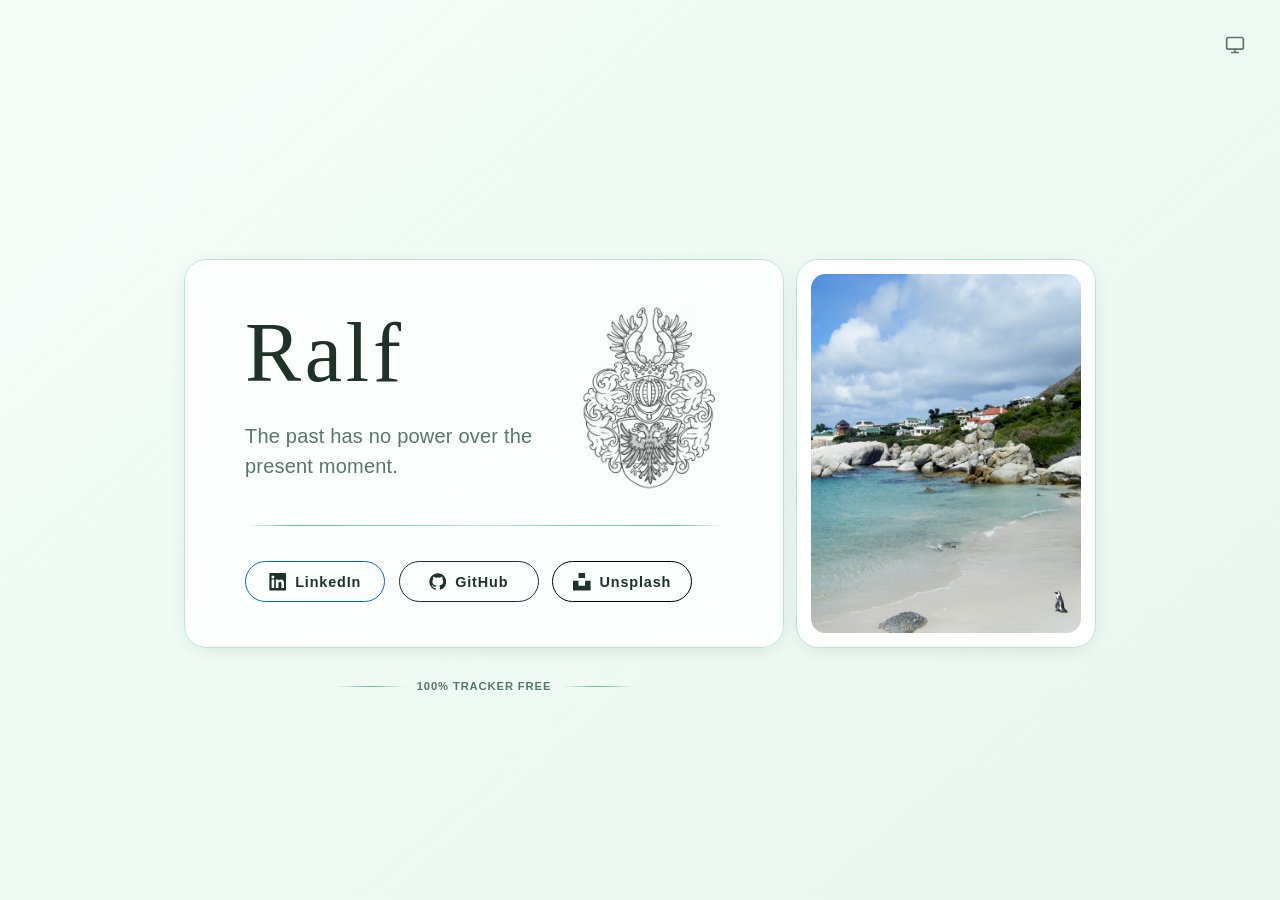
<file: docs/index.html>
<!DOCTYPE html>
<html lang="en" data-design="deco">
  <head>
    <meta charset="UTF-8" />
    <meta name="viewport" content="width=device-width, initial-scale=1" />
    <title>Ralf</title>
    <meta name="description" content="Ralf's personal website with contact info and photography" />
    <!-- Local system font stack for zero external dependencies -->
    <link rel="stylesheet" href="layout.css?v=20261002-9" />
    <link rel="stylesheet" href="themes/deco.css?v=20261002-9" />
    <link rel="icon" type="image/png" href="favicon.png" />
    <script>
      (function () {
        var stored = localStorage.getItem('theme');
        var prefersDark = window.matchMedia && window.matchMedia('(prefers-color-scheme: dark)').matches;
        var theme = (stored === 'light' || stored === 'dark') ? stored : (prefersDark ? 'dark' : 'light');
        document.documentElement.setAttribute('data-theme', theme);
      })();
    </script>
  </head>
  <body>
    <main class="site">
      <div class="profile">
      <!-- Theme Toggle Switch -->
      <div class="theme-toggle">
        <div class="theme-toggle__switch" role="group" aria-label="Theme preference">
          <button class="theme-toggle__option theme-toggle__option--active" type="button" data-theme-option="system" aria-pressed="true" aria-label="Use system theme" title="System">
            <span class="theme-toggle__icon theme-toggle__icon--system" aria-hidden="true">
              <svg viewBox="0 0 24 24" xmlns="http://www.w3.org/2000/svg">
                <rect x="2" y="3" width="20" height="14" rx="2"/>
                <path d="M8 21h8m-4-4v4"/>
              </svg>
            </span>
          </button>
          <button class="theme-toggle__option" type="button" data-theme-option="dark" aria-pressed="false" aria-label="Use dark theme" title="Dark">
            <span class="theme-toggle__icon" aria-hidden="true">
              <svg viewBox="0 0 24 24" xmlns="http://www.w3.org/2000/svg">
                <path d="M21 12.79A9 9 0 1 1 11.21 3 7 7 0 0 0 21 12.79z"/>
              </svg>
            </span>
          </button>
          <button class="theme-toggle__option" type="button" data-theme-option="light" aria-pressed="false" aria-label="Use light theme" title="Light">
            <span class="theme-toggle__icon theme-toggle__icon--sun" aria-hidden="true">
              <svg viewBox="0 0 24 24" xmlns="http://www.w3.org/2000/svg">
                <circle cx="12" cy="12" r="4"/>
                <path d="M12 2v2m0 16v2M4.93 4.93l1.41 1.41m11.32 11.32l1.41 1.41M2 12h2m16 0h2M4.93 19.07l1.41-1.41m11.32-11.32l1.41-1.41"/>
              </svg>
            </span>
          </button>
        </div>
      </div>
      <section class="card" aria-labelledby="name" aria-describedby="tagline">
        <header class="card__header">
          <h1 id="name" class="name">Ralf</h1>
          <p id="tagline" class="tagline">The past has no power over the present moment.</p>
          <img class="card__crest" src="photos/family-crest.png" alt="Family crest" width="314" height="432" />
        </header>
        <div class="divider" aria-hidden="true"></div>
        <nav class="links" aria-label="Primary">
          <a class="btn btn--linkedin" href="https://www.linkedin.com/in/ralfvb/" target="_blank" rel="noopener noreferrer" aria-label="LinkedIn profile (opens in new tab)">
            <span class="btn__icon" aria-hidden="true">
              <!-- LinkedIn official glyph -->
              <svg viewBox="0 0 24 24" role="img" xmlns="http://www.w3.org/2000/svg"><path d="M20.447 20.452h-3.554v-5.569c0-1.328-.027-3.037-1.852-3.037-1.853 0-2.136 1.445-2.136 2.939v5.667H9.352V9h3.414v1.561h.049c.476-.9 1.637-1.852 3.37-1.852 3.604 0 4.262 2.372 4.262 5.455v6.288Zm-15.11-13.02a2.062 2.062 0 1 1 0-4.124 2.062 2.062 0 0 1 0 4.124ZM7.119 20.452H3.554V9h3.565v11.452ZM22.225 0H1.771A1.27 1.27 0 0 0 .5 1.246v21.507A1.27 1.27 0 0 0 1.771 24h20.451a1.27 1.27 0 0 0 1.271-1.247V1.246A1.27 1.27 0 0 0 22.225 0Z"/></svg>
            </span>
            <span class="btn__text">LinkedIn</span>
          </a>
          <a class="btn btn--github" href="https://github.com/ralfvb" target="_blank" rel="noopener noreferrer" aria-label="GitHub profile (opens in new tab)">
            <span class="btn__icon" aria-hidden="true">
              <!-- GitHub mark -->
              <svg viewBox="0 0 24 24" role="img" xmlns="http://www.w3.org/2000/svg"><path d="M12 .5C5.648.5.5 5.648.5 12c0 5.086 3.292 9.388 7.868 10.907.575.103.786-.25.786-.556 0-.274-.01-1-.015-1.964-3.201.695-3.877-1.543-3.877-1.543-.523-1.328-1.278-1.681-1.278-1.681-1.044-.714.079-.699.079-.699 1.155.081 1.763 1.187 1.763 1.187 1.027 1.76 2.694 1.252 3.35.957.104-.744.402-1.253.73-1.54-2.554-.291-5.238-1.277-5.238-5.683 0-1.255.45-2.281 1.186-3.085-.119-.29-.515-1.462.112-3.049 0 0 .967-.31 3.168 1.178a11.02 11.02 0 0 1 2.885-.388c.978.005 1.964.132 2.885.388 2.2-1.488 3.165-1.178 3.165-1.178.629 1.587.233 2.759.114 3.049.739.804 1.184 1.83 1.184 3.085 0 4.417-2.69 5.388-5.254 5.673.414.357.78 1.059.78 2.137 0 1.542-.014 2.784-.014 3.164 0 .309.208.665.792.553C20.213 21.384 23.5 17.084 23.5 12c0-6.352-5.148-11.5-11.5-11.5Z"/></svg>
            </span>
            <span class="btn__text">GitHub</span>
          </a>
          <a class="btn btn--unsplash" href="https://unsplash.com/@ralfvb" target="_blank" rel="noopener noreferrer" aria-label="Unsplash profile (opens in new tab)">
            <span class="btn__icon" aria-hidden="true">
              <!-- Unsplash logo -->
              <svg viewBox="0 0 24 24" role="img" xmlns="http://www.w3.org/2000/svg"><path d="M7.5 6.75V0h9v6.75h-9zm9 3.75H24V24H0V10.5h7.5v6.75h9V10.5z"/></svg>
            </span>
            <span class="btn__text">Unsplash</span>
          </a>
        </nav>
      </section>
      <figure class="polaroid" aria-label="Photo of Ralf">
        <img data-random-photo src="photos/rvb-photo (1).jpg" alt="" loading="lazy" />
      </figure>
      <div class="card__tag" aria-label="100% tracker free">
        <div class="card__tag-paper">100% tracker free</div>
      </div>
      </div>
    </main>

    <script>
      // Theme switcher: system / dark / light ("system" follows prefers-color-scheme).
      // On narrow screens only the active option is shown and tapping it cycles to the next.
      (() => {
        const html = document.documentElement;
        const options = document.querySelectorAll('[data-theme-option]');
        const order = ['system', 'dark', 'light'];
        const names = { system: 'System', dark: 'Dark', light: 'Light' };
        const systemMedia = window.matchMedia ? window.matchMedia('(prefers-color-scheme: dark)') : null;
        // Keep in sync with the max-width breakpoint in layout.css
        const tightMedia = window.matchMedia ? window.matchMedia('(max-width: 560px)') : null;
        const getSystemTheme = () => (systemMedia?.matches ? 'dark' : 'light');
        const getStoredPreference = () => {
          const stored = localStorage.getItem('theme');
          return stored === 'light' || stored === 'dark' ? stored : 'system';
        };
        const getNext = () => order[(order.indexOf(preference) + 1) % order.length];

        let preference = getStoredPreference();

        const apply = () => {
          html.setAttribute('data-theme', preference === 'system' ? getSystemTheme() : preference);
          const tight = !!tightMedia?.matches;
          options.forEach((option) => {
            const value = option.dataset.themeOption;
            const active = value === preference;
            option.classList.toggle('theme-toggle__option--active', active);
            if (tight && active) {
              option.removeAttribute('aria-pressed');
              option.setAttribute('aria-label', `Theme: ${names[value]}. Switch to ${names[getNext()]}`);
            } else {
              option.setAttribute('aria-pressed', String(active));
              option.setAttribute('aria-label', `Use ${value} theme`);
            }
          });
        };

        const setPreference = (next) => {
          preference = next;
          if (next === 'system') {
            localStorage.removeItem('theme');
          } else {
            localStorage.setItem('theme', next);
          }
          apply();
        };

        options.forEach((option) => {
          option.addEventListener('click', () => {
            setPreference(tightMedia?.matches ? getNext() : option.dataset.themeOption);
          });
        });

        systemMedia?.addEventListener('change', () => {
          if (preference === 'system') apply();
        });
        tightMedia?.addEventListener('change', apply);

        apply();
      })();

      // Random photo loader
      (function() {
        const imgEl = document.querySelector('[data-random-photo]');
        if (!imgEl) return;
        const photoNumbers = [1, ...Array.from({ length: 45 }, (_, index) => index + 35)];
        const photos = photoNumbers.map((photoNumber) => `photos/rvb-photo (${photoNumber}).jpg`);
        
        // Function to pick a random photo
        const pickRandomPhoto = () => {
          return photos[Math.floor(Math.random() * photos.length)];
        };
        
        // Set initial random photo
        imgEl.src = pickRandomPhoto();
        
        // Change photo on click
        imgEl.addEventListener('click', () => {
          imgEl.src = pickRandomPhoto();
        });
        
        // Add cursor pointer to indicate it's clickable
        imgEl.style.cursor = 'pointer';
      })();
    </script>
  </body>
</html>
</file>
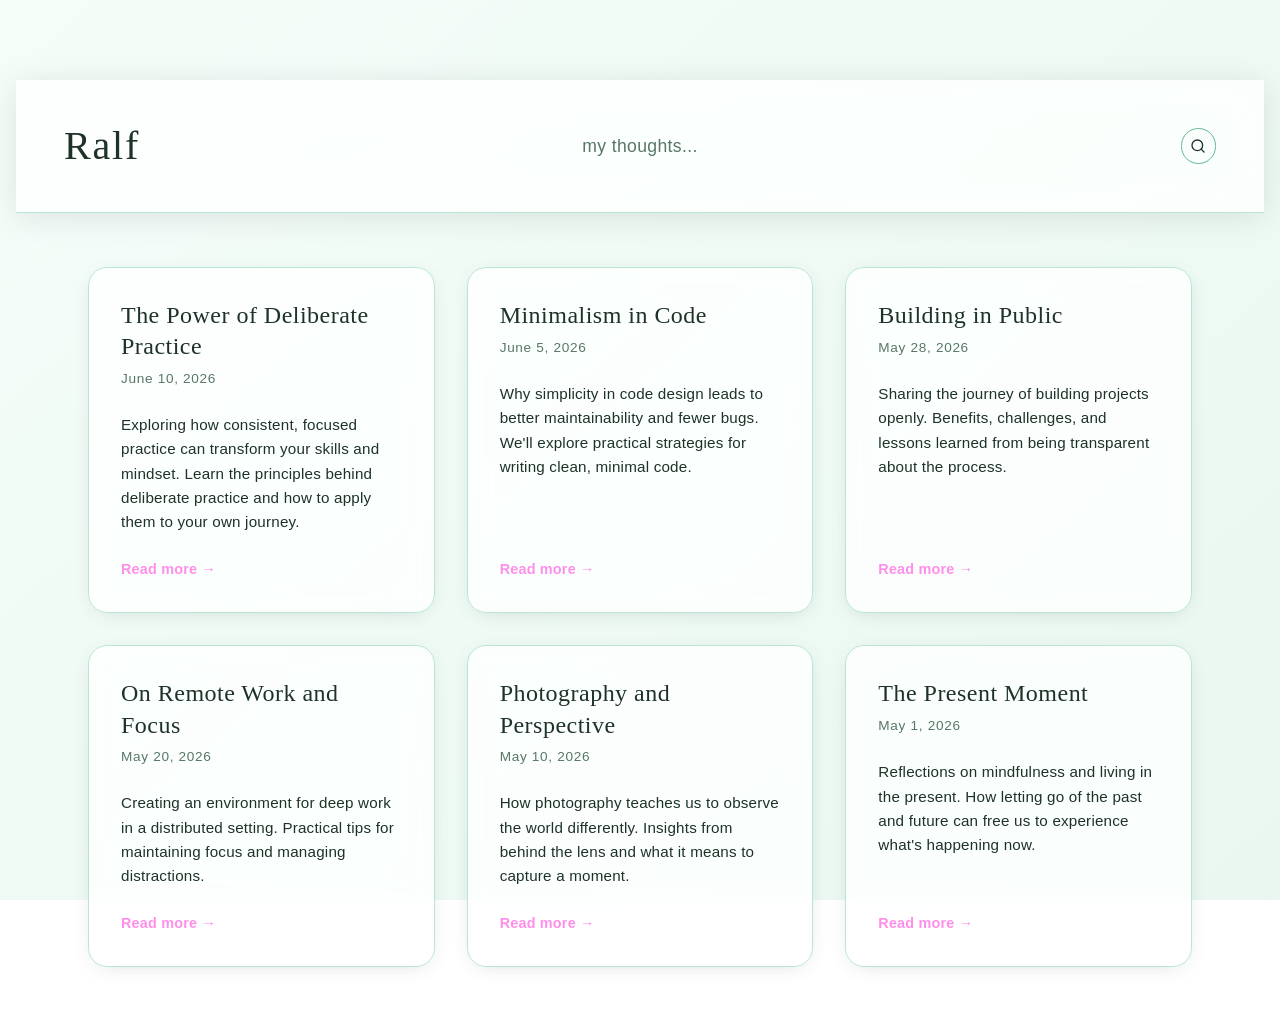
<file: docs/blog.html>
<!DOCTYPE html>
<html lang="en" data-design="deco">
  <head>
    <meta charset="UTF-8" />
    <meta name="viewport" content="width=device-width, initial-scale=1" />
    <title>My Thoughts - Ralf</title>
    <meta name="description" content="Ralf's blog - thoughts and insights" />
    <link rel="stylesheet" href="layout.css" />
    <link rel="stylesheet" href="themes/deco.css" />
    <link rel="stylesheet" href="blog.css" />
    <link rel="icon" type="image/png" href="favicon.png" />
    <script>
      (function () {
        var stored = localStorage.getItem('theme');
        var prefersDark = window.matchMedia && window.matchMedia('(prefers-color-scheme: dark)').matches;
        var theme = (stored === 'light' || stored === 'dark') ? stored : (prefersDark ? 'dark' : 'light');
        document.documentElement.setAttribute('data-theme', theme);
      })();
    </script>
  </head>
  <body>
    <!-- Theme Toggle Switch -->
    <div class="theme-toggle" aria-label="Toggle light/dark mode">
      <div class="theme-toggle__switch" role="group" aria-label="Theme preference">
        <button class="theme-toggle__option" type="button" aria-label="Switch to dark mode">
          <span class="theme-toggle__icon theme-toggle__icon--sun" aria-hidden="true">
            <svg viewBox="0 0 24 24" xmlns="http://www.w3.org/2000/svg">
              <circle cx="12" cy="12" r="4"/>
              <path d="M12 2v2m0 16v2M4.93 4.93l1.41 1.41m11.32 11.32l1.41 1.41M2 12h2m16 0h2M4.93 19.07l1.41-1.41m11.32-11.32l1.41-1.41"/>
            </svg>
          </span>
          <span class="theme-toggle__icon theme-toggle__icon--moon theme-toggle__icon--hidden" aria-hidden="true">
            <svg viewBox="0 0 24 24" xmlns="http://www.w3.org/2000/svg">
              <path d="M21 12.79A9 9 0 1 1 11.21 3 7 7 0 0 0 21 12.79z"/>
            </svg>
          </span>
        </button>
      </div>
    </div>

    <main class="blog-main">
      <!-- Blog Header with Glass Effect -->
      <div class="blog-header">
        <div class="blog-header__content">
          <div class="blog-header__title">Ralf</div>
          <div class="blog-header__subtitle">my thoughts...</div>
          <button class="blog-header__search" aria-label="Search blog posts" type="button">
            <svg viewBox="0 0 24 24" xmlns="http://www.w3.org/2000/svg" aria-hidden="true">
              <circle cx="11" cy="11" r="8"/>
              <path d="m21 21-4.35-4.35"/>
            </svg>
          </button>
        </div>
      </div>

      <!-- Blog Posts Grid -->
      <section class="blog-posts" aria-labelledby="blog-title">
        <div class="blog-post-card">
          <article>
            <header class="blog-post-card__header">
              <h2 class="blog-post-card__title">The Power of Deliberate Practice</h2>
              <time class="blog-post-card__date" datetime="2026-06-10">June 10, 2026</time>
            </header>
            <p class="blog-post-card__excerpt">
              Exploring how consistent, focused practice can transform your skills and mindset. Learn the principles behind deliberate practice and how to apply them to your own journey.
            </p>
            <a href="#" class="blog-post-card__link">Read more →</a>
          </article>
        </div>

        <div class="blog-post-card">
          <article>
            <header class="blog-post-card__header">
              <h2 class="blog-post-card__title">Minimalism in Code</h2>
              <time class="blog-post-card__date" datetime="2026-06-05">June 5, 2026</time>
            </header>
            <p class="blog-post-card__excerpt">
              Why simplicity in code design leads to better maintainability and fewer bugs. We'll explore practical strategies for writing clean, minimal code.
            </p>
            <a href="#" class="blog-post-card__link">Read more →</a>
          </article>
        </div>

        <div class="blog-post-card">
          <article>
            <header class="blog-post-card__header">
              <h2 class="blog-post-card__title">Building in Public</h2>
              <time class="blog-post-card__date" datetime="2026-05-28">May 28, 2026</time>
            </header>
            <p class="blog-post-card__excerpt">
              Sharing the journey of building projects openly. Benefits, challenges, and lessons learned from being transparent about the process.
            </p>
            <a href="#" class="blog-post-card__link">Read more →</a>
          </article>
        </div>

        <div class="blog-post-card">
          <article>
            <header class="blog-post-card__header">
              <h2 class="blog-post-card__title">On Remote Work and Focus</h2>
              <time class="blog-post-card__date" datetime="2026-05-20">May 20, 2026</time>
            </header>
            <p class="blog-post-card__excerpt">
              Creating an environment for deep work in a distributed setting. Practical tips for maintaining focus and managing distractions.
            </p>
            <a href="#" class="blog-post-card__link">Read more →</a>
          </article>
        </div>

        <div class="blog-post-card">
          <article>
            <header class="blog-post-card__header">
              <h2 class="blog-post-card__title">Photography and Perspective</h2>
              <time class="blog-post-card__date" datetime="2026-05-10">May 10, 2026</time>
            </header>
            <p class="blog-post-card__excerpt">
              How photography teaches us to observe the world differently. Insights from behind the lens and what it means to capture a moment.
            </p>
            <a href="#" class="blog-post-card__link">Read more →</a>
          </article>
        </div>

        <div class="blog-post-card">
          <article>
            <header class="blog-post-card__header">
              <h2 class="blog-post-card__title">The Present Moment</h2>
              <time class="blog-post-card__date" datetime="2026-05-01">May 1, 2026</time>
            </header>
            <p class="blog-post-card__excerpt">
              Reflections on mindfulness and living in the present. How letting go of the past and future can free us to experience what's happening now.
            </p>
            <a href="#" class="blog-post-card__link">Read more →</a>
          </article>
        </div>
      </section>
    </main>

    <script>
      // Theme toggle functionality
      const themeToggleButton = document.querySelector('.theme-toggle__option');
      const themeSunIcon = document.querySelector('.theme-toggle__icon--sun');
      const themeMoonIcon = document.querySelector('.theme-toggle__icon--moon');
      const html = document.documentElement;
      
      const getStoredTheme = () => {
        const storedTheme = localStorage.getItem('theme');
        return storedTheme === 'light' || storedTheme === 'dark' ? storedTheme : null;
      };

      const systemMedia = window.matchMedia
        ? window.matchMedia('(prefers-color-scheme: dark)')
        : null;
      const getSystemTheme = () => (systemMedia?.matches ? 'dark' : 'light');

      let activeTheme = getStoredTheme();

      const updateToggleIcon = (resolvedTheme) => {
        const showSun = resolvedTheme === 'dark';
        themeToggleButton?.setAttribute('aria-label', showSun ? 'Switch to light mode' : 'Switch to dark mode');
        themeSunIcon?.classList.toggle('theme-toggle__icon--hidden', !showSun);
        themeMoonIcon?.classList.toggle('theme-toggle__icon--hidden', showSun);
      };

      const updateThemePreference = (theme, { persist = true } = {}) => {
        activeTheme = theme;
        if (persist) {
          localStorage.setItem('theme', theme);
          return;
        }
        localStorage.removeItem('theme');
      };

      const applyResolvedTheme = (resolvedTheme) => {
        html.setAttribute('data-theme', resolvedTheme);
        updateToggleIcon(resolvedTheme);
      };

      const setTheme = (theme, { persist = true } = {}) => {
        const resolvedTheme = theme ?? getSystemTheme();
        updateThemePreference(theme, { persist });
        applyResolvedTheme(resolvedTheme);
      };

      const getNextTheme = () => {
        const currentResolvedTheme = html.getAttribute('data-theme') || getSystemTheme();
        return currentResolvedTheme === 'dark' ? 'light' : 'dark';
      };

      // Initialize theme
      activeTheme = getStoredTheme();
      setTheme(activeTheme, { persist: !!activeTheme });
      
      // Toggle theme on button click
      themeToggleButton?.addEventListener('click', () => {
        setTheme(getNextTheme());
      });

      // Listen for system theme changes
      if (systemMedia) {
        systemMedia.addEventListener('change', () => {
          if (!activeTheme) {
            setTheme(null, { persist: false });
          }
        });
      }

      // Search button placeholder functionality
      const searchButton = document.querySelector('.blog-header__search');
      searchButton?.addEventListener('click', () => {
        alert('Search functionality coming soon!');
      });
    </script>
  </body>
</html>
</file>
<file: docs/layout.css>
/* ========================
   Global Reset & Base
   ======================== */
*,
*::before,
*::after {
  box-sizing: border-box;
}

html,
body {
  height: 100%;
  margin: 0;
}

body {
  font-family: var(--font-sans);
  -webkit-font-smoothing: antialiased;
  background: linear-gradient(140deg, var(--color-bg) 0%, var(--color-bg-accent) 100%) fixed;
  color: var(--color-text);
  line-height: 1.5;
  letter-spacing: 0.2px;
  display: flex;
  align-items: stretch;
  justify-content: center;
  padding: clamp(5rem, 8vh, 6rem) 1rem clamp(1.25rem, 3vh, 3rem);
  min-height: 100vh;
}

:root {
  --theme-control-height: 2.5rem;
  --theme-control-radius: 999px;
  --theme-toggle-option-size: 2rem;
}

.site {
  flex: 1;
  display: flex;
  flex-direction: column;
  align-items: center;
  justify-content: center;
  position: relative;
  z-index: 2;
}

/* ========================
   Profile Layout
   ======================== */
.profile {
  display: grid;
  grid-template-columns: auto auto;
  align-items: start;
  gap: clamp(1rem, 2.5vw, 1.5rem);
}

.profile > .card__tag {
  grid-column: 1 / 2;
  justify-self: center;
  margin-top: clamp(0.75rem, 2vh, 1.25rem);
}

@media (max-height: 680px) {
  .profile {
    margin-top: 1rem;
  }
}

@media (min-width: 561px) {
  .profile {
    gap: clamp(0.5rem, 1.25vw, 0.75rem);
    grid-template-columns: fit-content(600px) auto;
  }
}

/* ========================
   Card
   ======================== */
.card {
  padding: clamp(2rem, 5vh, 3.5rem) clamp(1.75rem, 5vw, 3.75rem);
  width: min(600px, 100%);
  display: flex;
  flex-direction: column;
  gap: 2.2rem;
  position: relative;
}

.card__header {
  display: grid;
  grid-template-areas:
    "name crest"
    "tagline crest";
  grid-template-columns: minmax(0, 1fr) clamp(6.6rem, 13.2vw, 9.35rem);
  align-items: center;
  gap: 0.75rem 1.5rem;
}

.name {
  grid-area: name;
  font-family: var(--font-display);
  font-size: clamp(3rem, 9vw, 5.25rem);
  line-height: 0.92;
  margin: 0;
  font-weight: 400;
  letter-spacing: 0.045em;
  text-rendering: optimizeLegibility;
}

.tagline {
  grid-area: tagline;
  margin: 0;
  font-size: clamp(1rem, 2.1vw, 1.25rem);
  font-weight: 500;
  max-width: 34ch;
}

.card__crest {
  grid-area: crest;
  width: 100%;
  height: auto;
  max-height: 11.55rem;
  object-fit: contain;
  filter: grayscale(1) contrast(1.15);
  mix-blend-mode: multiply;
  opacity: 0.72;
}

:root[data-theme="dark"] .card__crest {
  filter: grayscale(1) invert(1) contrast(1.2);
  mix-blend-mode: screen;
  opacity: 0.62;
}

.divider {
  height: 1px;
  background: linear-gradient(
    90deg,
    transparent,
    var(--color-border-strong) 10%,
    var(--color-border) 50%,
    var(--color-border-strong) 90%,
    transparent
  );
}

/* ========================
   Polaroid
   ======================== */
.polaroid {
  display: flex;
  margin: 0;
  padding: 0.9rem;
  width: clamp(220px, 30vw, 300px);
  height: 100%;
  position: relative;
}

.polaroid img {
  width: 100%;
  height: 100%;
  object-fit: cover;
  display: block;
  filter: var(--polaroid-img-filter);
  transition: filter 0.3s ease;
}

/* Card Tag */
.card__tag {
  display: flex;
  justify-content: center;
  width: 100%;
}

.card__tag-paper {
  display: inline-flex;
  align-items: center;
  gap: 0.7rem;
  color: var(--color-text-muted);
  padding: 0.15rem 0.2rem;
  font-size: 0.7rem;
  font-weight: 700;
  line-height: 1;
  letter-spacing: 0.08em;
  text-transform: uppercase;
}

.card__tag-paper::before,
.card__tag-paper::after {
  content: "";
  display: block;
  width: clamp(2.5rem, 10vw, 4.5rem);
  height: 1px;
  background: linear-gradient(
    90deg,
    transparent,
    var(--color-border-strong),
    transparent
  );
}

/* ========================
   Buttons
   ======================== */
.links {
  display: flex;
  flex-wrap: wrap;
  gap: 0.85rem;
}

.btn {
  display: inline-flex;
  align-items: center;
  justify-content: center;
  gap: 0.55rem;
  padding: 0.7rem 1.05rem 0.65rem;
  font-size: 0.9rem;
  line-height: 1;
  letter-spacing: 0.06em;
  font-weight: 600;
  text-decoration: none;
  background: transparent;
  position: relative;
  min-width: 140px;
  transition: border-color 0.3s, background-color 0.3s, color 0.3s, transform 0.25s;
}

.btn::before {
  content: "";
  position: absolute;
  inset: 0;
  opacity: 0;
  transition: opacity 0.4s;
  mix-blend-mode: screen;
  pointer-events: none;
}

.btn:hover,
.btn:focus-visible {
  border-color: var(--color-accent);
}

.btn:hover::before,
.btn:focus-visible::before {
  opacity: 0.18;
}

.btn:active {
  transform: translateY(1px);
}

.btn svg {
  width: 1.1rem;
  height: 1.1rem;
  fill: currentColor;
}

.btn__icon {
  display: flex;
}

/* ========================
   Theme Toggle
   ======================== */
.theme-toggle {
  position: fixed;
  top: 1.5rem;
  right: 1.5rem;
  z-index: 1000;
}

.theme-toggle__switch {
  display: grid;
  grid-auto-flow: column;
  align-items: center;
  gap: 0.25rem;
  padding: calc((var(--theme-control-height) - var(--theme-toggle-option-size)) / 2);
  height: var(--theme-control-height);
  transition: border-color 0.3s ease;
}

.theme-toggle__icon {
  display: flex;
  align-items: center;
  justify-content: center;
  width: 1.25rem;
  height: 1.25rem;
}

.theme-toggle__icon svg {
  width: 100%;
  height: 100%;
  fill: currentColor;
}

.theme-toggle__icon--system svg {
  fill: none;
}

.theme-toggle__icon--sun svg,
.theme-toggle__icon--system svg {
  stroke: currentColor;
  stroke-width: 2;
  stroke-linecap: round;
  stroke-linejoin: round;
}

.theme-toggle__option {
  display: grid;
  place-items: center;
  width: var(--theme-toggle-option-size);
  height: var(--theme-toggle-option-size);
  padding: 0;
  border: none;
  border-radius: var(--theme-control-radius);
  background: transparent;
  cursor: pointer;
  transition: color 0.25s ease, transform 0.2s ease;
}

.theme-toggle__option:active {
  transform: translateY(1px);
}

/* Wide screens with a fine pointer: collapse to the active option, expand on hover/focus */
@media (min-width: 561px) and (hover: hover) and (pointer: fine) {
  .theme-toggle__switch {
    gap: 0;
    padding-inline: calc((var(--theme-control-height) - var(--theme-toggle-option-size)) / 2 - 0.125rem);
  }

  .theme-toggle__option {
    margin-inline: 0.125rem;
    transition: color 0.25s ease, transform 0.2s ease,
      width 0.3s ease, margin 0.3s ease, opacity 0.2s ease, visibility 0s linear 0.3s;
  }

  .theme-toggle__option:not(.theme-toggle__option--active) {
    width: 0;
    margin-inline: 0;
    opacity: 0;
    visibility: hidden;
    overflow: hidden;
  }

  /* Expand on hover or keyboard focus only, so a mouse click doesn't keep it open */
  .theme-toggle__switch:is(:hover, :has(:focus-visible)) .theme-toggle__option {
    width: var(--theme-toggle-option-size);
    margin-inline: 0.125rem;
    opacity: 1;
    visibility: visible;
    transition-delay: 0s;
  }
}

/* ========================
   Focus Styles
   ======================== */
:focus-visible {
  outline: none;
  box-shadow: var(--focus-ring);
}

/* ========================
   Responsive Design
   ======================== */
@media (max-width: 560px) {
  :root {
    --theme-control-height: 2.2rem;
    --theme-toggle-option-size: 1.75rem;
  }

  body {
    padding-top: 1rem;
  }

  .site {
    justify-content: flex-start;
  }

  .profile {
    display: flex;
    flex-direction: column;
    align-items: center;
    position: relative;
  }

  .card__header {
    grid-template-areas:
      "crest"
      "name"
      "tagline";
    grid-template-columns: minmax(0, 1fr);
    justify-items: center;
    text-align: center;
  }

  .card__crest {
    width: 6rem;
  }

  .polaroid {
    width: 100%;
  }

  .card {
    gap: 2rem;
  }

  .links {
    flex-direction: column;
  }

  .btn {
    width: 100%;
  }

  .theme-toggle {
    position: absolute;
    top: 0.75rem;
    right: 0.75rem;
  }

  /* Only the active option is shown; tapping it cycles (see inline script) */
  .theme-toggle__option:not(.theme-toggle__option--active) {
    display: none;
  }

  .theme-toggle__icon {
    width: 1.1rem;
    height: 1.1rem;
  }
}

/* ========================
   Accessibility
   ======================== */
@media (prefers-reduced-motion: reduce) {
  *,
  *::before,
  *::after {
    animation-duration: 0.01ms !important;
    animation-iteration-count: 1 !important;
    transition-duration: 0.01ms !important;
  }
}
</file>
<file: docs/themes/deco.css>
/* ========================
   Color System & Themes
   ======================== */

/* Deco theme (default) */
:root,
:root[data-design="deco"] {
  --font-display: 'Iowan Old Style', 'Palatino Linotype', 'Book Antiqua', Georgia, serif;
  --font-sans: 'Segoe UI', 'Helvetica Neue', Arial, sans-serif;

  /* Light theme colors */
  --color-bg: #f5fdf9;
  --color-bg-accent: #e9f7f0;
  --color-card: #ffffffcc;
  --color-border: #b9e6d3;
  --color-border-strong: #64b891;
  --color-text: #1e3228;
  --color-text-muted: #587766;
  --color-accent: #ff8eea;
  --color-accent-strong: #d6339f;
  --shadow: 0 4px 22px -10px rgba(30, 50, 40, 0.25);
  --focus-ring: 0 0 0 2px var(--color-bg), 0 0 0 4px var(--color-accent);
  
  /* Polaroid styling */
  --polaroid-bg: #ffffff;
  --polaroid-img-filter: brightness(1);
}

/* Deco dark theme */
:root[data-design="deco"][data-theme="dark"] {
  --color-bg: #0d1c16;
  --color-bg-accent: #12251d;
  --color-card: #162f25cc;
  --color-border: #2d5747;
  --color-border-strong: #4d9c79;
  --color-text: #dff6ec;
  --color-text-muted: #93b6a7;
  --color-accent-strong: var(--color-accent);
  --shadow: 0 4px 28px -8px rgba(0, 0, 0, 0.55);
  --polaroid-bg: #1a2e27;
  --polaroid-img-filter: brightness(0.95);
}

@media (prefers-color-scheme: dark) {
  :root[data-design="deco"]:not([data-theme]) {
    --color-bg: #0d1c16;
    --color-bg-accent: #12251d;
    --color-card: #162f25cc;
    --color-border: #2d5747;
    --color-border-strong: #4d9c79;
    --color-text: #dff6ec;
    --color-text-muted: #93b6a7;
    --color-accent-strong: var(--color-accent);
    --shadow: 0 4px 28px -8px rgba(0, 0, 0, 0.55);
    --polaroid-bg: #1a2e27;
    --polaroid-img-filter: brightness(0.95);
  }
}

/* ========================
   Card Styling
   ======================== */
.card {
  background: var(--color-card);
  backdrop-filter: blur(10px) saturate(160%);
  border-radius: 1.4rem;
  border: 1px solid var(--color-border);
  box-shadow: var(--shadow);
  color: var(--color-text);
}

.name {
  color: var(--color-text);
}

.tagline {
  color: var(--color-text-muted);
}

/* ========================
   Polaroid Styling
   ======================== */
.polaroid {
  background: var(--polaroid-bg);
  border: 1px solid var(--color-border);
  border-radius: 1.4rem;
  box-shadow: var(--shadow);
  backdrop-filter: blur(6px) saturate(140%);
}

.polaroid img {
  border-radius: 0.9rem;
  filter: var(--polaroid-img-filter);
}

/* ========================
   Button Styling
   ======================== */
.btn {
  --btn-border: var(--color-border-strong);
  color: var(--color-text);
  border: 1px solid var(--btn-border);
  border-radius: 999px;
}

.btn::before {
  border-radius: 999px;
  background: linear-gradient(120deg, var(--color-accent) 0%, transparent 70%);
}

.btn:hover,
.btn:focus-visible {
  border-color: var(--color-accent);
}

/* Brand-specific button colors */
.btn--linkedin {
  --btn-border: #0a66c2;
}

.btn--linkedin:hover,
.btn--linkedin:focus-visible {
  background-color: #0a66c2;
  border-color: #0a66c2;
  color: #ffffff;
}

.btn--linkedin:hover::before,
.btn--linkedin:focus-visible::before {
  opacity: 0;
}

.btn--github {
  --btn-border: #24292f;
}

.btn--github:hover,
.btn--github:focus-visible {
  background-color: #24292f;
  border-color: #24292f;
  color: #ffffff;
}

.btn--github:hover::before,
.btn--github:focus-visible::before {
  opacity: 0;
}

.btn--unsplash {
  --btn-border: #000000;
}

.btn--unsplash:hover,
.btn--unsplash:focus-visible {
  background-color: #000000;
  border-color: #000000;
  color: #ffffff;
}

.btn--unsplash:hover::before,
.btn--unsplash:focus-visible::before {
  opacity: 0;
}

/* Dark theme button adjustments */
:root[data-theme="dark"] .btn--github {
  --btn-border: #c9d1d9;
}

:root[data-theme="dark"] .btn--github:hover,
:root[data-theme="dark"] .btn--github:focus-visible {
  background-color: #f6f8fa;
  border-color: #f6f8fa;
  color: #24292f;
}

:root[data-theme="dark"] .btn--unsplash {
  --btn-border: #ffffff;
}

:root[data-theme="dark"] .btn--unsplash:hover,
:root[data-theme="dark"] .btn--unsplash:focus-visible {
  background-color: #ffffff;
  border-color: #ffffff;
  color: #000000;
}

@media (prefers-color-scheme: dark) {
  :root:not([data-theme]) .btn--github {
    --btn-border: #c9d1d9;
  }

  :root:not([data-theme]) .btn--github:hover,
  :root:not([data-theme]) .btn--github:focus-visible {
    background-color: #f6f8fa;
    border-color: #f6f8fa;
    color: #24292f;
  }

  :root:not([data-theme]) .btn--unsplash {
    --btn-border: #ffffff;
  }

  :root:not([data-theme]) .btn--unsplash:hover,
  :root:not([data-theme]) .btn--unsplash:focus-visible {
    background-color: #ffffff;
    border-color: #ffffff;
    color: #000000;
  }
}

/* ========================
   Theme Toggle Styling
   ======================== */
.theme-toggle__switch {
  border: 1px solid var(--color-border);
  border-radius: 0.6rem;
}

.theme-toggle__switch:hover {
  border-color: var(--color-border-strong);
}

.theme-toggle__option {
  color: var(--color-text-muted);
}

.theme-toggle__option--active {
  color: var(--color-accent-strong);
}

/* Light mode switch styling */
:root[data-theme="light"] .theme-toggle__switch {
  border-color: var(--color-border-strong);
}

@media (max-width: 560px) {
  .theme-toggle__switch {
    border: 0;
  }

  /* Single cycling icon on narrow screens stays muted */
  .theme-toggle__switch .theme-toggle__option {
    color: var(--color-text-muted);
  }
}

/* Narrow screens with a real pointer: accent on hover (skipped on touch to avoid sticky hover) */
@media (max-width: 560px) and (hover: hover) {
  .theme-toggle__switch .theme-toggle__option:hover {
    color: var(--color-accent-strong);
  }
}

/* Collapsed switch on wide screens: drop the frame, keep only the icon */
@media (min-width: 561px) and (hover: hover) and (pointer: fine) {
  .theme-toggle__switch:not(:hover):not(:has(:focus-visible)) {
    border-color: transparent;
  }

  .theme-toggle__switch:not(:hover):not(:has(:focus-visible)) .theme-toggle__option {
    color: var(--color-text-muted);
  }
}
</file>
<file: docs/blog.css>
/* ========================
   Blog Main Layout
   ======================== */
.blog-main {
  width: 100%;
  min-height: 100vh;
  display: flex;
  flex-direction: column;
  padding: 0;
}

/* ========================
   Blog Header with Glass Effect
   ======================== */
.blog-header {
  position: sticky;
  top: 0;
  z-index: 100;
  background: var(--color-card);
  backdrop-filter: blur(20px) saturate(180%);
  border-bottom: 1px solid var(--color-border);
  box-shadow: 0 4px 30px rgba(0, 0, 0, 0.1);
  padding: clamp(1.5rem, 4vh, 2.5rem) clamp(1rem, 5vw, 3rem);
}

.blog-header__content {
  max-width: 1200px;
  margin: 0 auto;
  width: 100%;
  display: grid;
  grid-template-columns: 1fr auto 1fr;
  align-items: center;
  gap: clamp(1rem, 5vw, 3rem);
}

.blog-header__title {
  font-family: var(--font-display);
  font-size: clamp(1.75rem, 5vw, 2.5rem);
  font-weight: 400;
  margin: 0;
  color: var(--color-text);
  letter-spacing: 0.045em;
  text-rendering: optimizeLegibility;
  justify-self: start;
}

.blog-header__subtitle {
  font-size: clamp(0.95rem, 2vw, 1.1rem);
  font-weight: 500;
  color: var(--color-text-muted);
  margin: 0;
  text-align: center;
  grid-column: 2;
  white-space: nowrap;
  letter-spacing: 0.02em;
}

.blog-header__search {
  display: flex;
  align-items: center;
  justify-content: center;
  width: 2.2rem;
  height: 2.2rem;
  padding: 0;
  border: 1px solid var(--color-border-strong);
  border-radius: 50%;
  background: transparent;
  color: var(--color-text);
  cursor: pointer;
  transition: all 0.3s ease;
  justify-self: end;
}

.blog-header__search:hover,
.blog-header__search:focus-visible {
  background: var(--color-accent);
  border-color: var(--color-accent);
  color: #ffffff;
  transform: scale(1.1);
}

.blog-header__search:focus-visible {
  outline: none;
  box-shadow: 0 0 0 2px var(--color-bg), 0 0 0 4px var(--color-accent);
}

.blog-header__search svg {
  width: 1rem;
  height: 1rem;
  stroke: currentColor;
  stroke-width: 2;
  stroke-linecap: round;
  stroke-linejoin: round;
  fill: none;
}

/* ========================
   Blog Posts Grid
   ======================== */
.blog-posts {
  flex: 1;
  max-width: 1200px;
  margin: 0 auto;
  width: 100%;
  padding: clamp(2rem, 6vh, 4rem) clamp(1rem, 5vw, 3rem);
  display: grid;
  grid-template-columns: repeat(auto-fill, minmax(300px, 1fr));
  gap: clamp(1.5rem, 3vw, 2rem);
}

/* ========================
   Blog Post Card
   ======================== */
.blog-post-card {
  display: flex;
  background: var(--color-card);
  backdrop-filter: blur(10px) saturate(160%);
  border: 1px solid var(--color-border);
  border-radius: 1.2rem;
  padding: clamp(1.5rem, 4vw, 2rem);
  transition: all 0.3s ease;
  box-shadow: var(--shadow);
  position: relative;
  overflow: hidden;
}

.blog-post-card::before {
  content: "";
  position: absolute;
  inset: 0;
  background: linear-gradient(135deg, var(--color-accent) 0%, transparent 100%);
  opacity: 0;
  transition: opacity 0.3s ease;
  pointer-events: none;
}

.blog-post-card:hover {
  border-color: var(--color-accent);
  transform: translateY(-4px);
  box-shadow: 0 8px 32px rgba(0, 0, 0, 0.15);
}

.blog-post-card:hover::before {
  opacity: 0.05;
}

.blog-post-card article {
  width: 100%;
  display: flex;
  flex-direction: column;
  gap: 1rem;
  position: relative;
  z-index: 1;
}

.blog-post-card__header {
  display: flex;
  flex-direction: column;
  gap: 0.4rem;
}

.blog-post-card__title {
  font-family: var(--font-display);
  font-size: clamp(1.25rem, 3vw, 1.5rem);
  font-weight: 400;
  margin: 0;
  color: var(--color-text);
  line-height: 1.3;
  letter-spacing: 0.02em;
}

.blog-post-card__date {
  font-size: 0.85rem;
  color: var(--color-text-muted);
  font-weight: 500;
  letter-spacing: 0.05em;
}

.blog-post-card__excerpt {
  font-size: 0.95rem;
  line-height: 1.6;
  color: var(--color-text);
  margin: 0.5rem 0 0 0;
  flex-grow: 1;
}

.blog-post-card__link {
  display: inline-flex;
  align-items: center;
  gap: 0.4rem;
  color: var(--color-accent);
  text-decoration: none;
  font-weight: 600;
  font-size: 0.9rem;
  margin-top: 0.5rem;
  transition: all 0.3s ease;
  width: fit-content;
}

.blog-post-card__link:hover,
.blog-post-card__link:focus-visible {
  gap: 0.7rem;
}

.blog-post-card__link:focus-visible {
  outline: 2px solid var(--color-accent);
  outline-offset: 2px;
  border-radius: 0.3rem;
}

/* ========================
   Responsive Design
   ======================== */
@media (max-width: 768px) {
  .blog-header__content {
    grid-template-columns: 1fr auto;
    gap: 1rem;
  }

  .blog-header__subtitle {
    grid-column: 1 / -1;
    text-align: left;
    white-space: normal;
    margin-top: 0.5rem;
  }

  .blog-posts {
    grid-template-columns: 1fr;
  }
}

@media (max-width: 480px) {
  .blog-header {
    padding: 1rem;
  }

  .blog-header__content {
    grid-template-columns: 1fr auto;
    gap: 0.5rem;
  }

  .blog-header__title {
    font-size: 1.5rem;
  }

  .blog-header__subtitle {
    font-size: 0.9rem;
  }

  .blog-header__search {
    width: 2rem;
    height: 2rem;
  }

  .blog-posts {
    padding: 1.5rem 1rem;
    gap: 1rem;
  }

  .blog-post-card {
    padding: 1.25rem;
  }

  .blog-post-card__title {
    font-size: 1.1rem;
  }
}

/* ========================
   Accessibility
   ======================== */
@media (prefers-reduced-motion: reduce) {
  .blog-post-card,
  .blog-header__search,
  .blog-post-card__link {
    transition: none;
  }

  .blog-post-card:hover {
    transform: none;
  }
}
</file>
